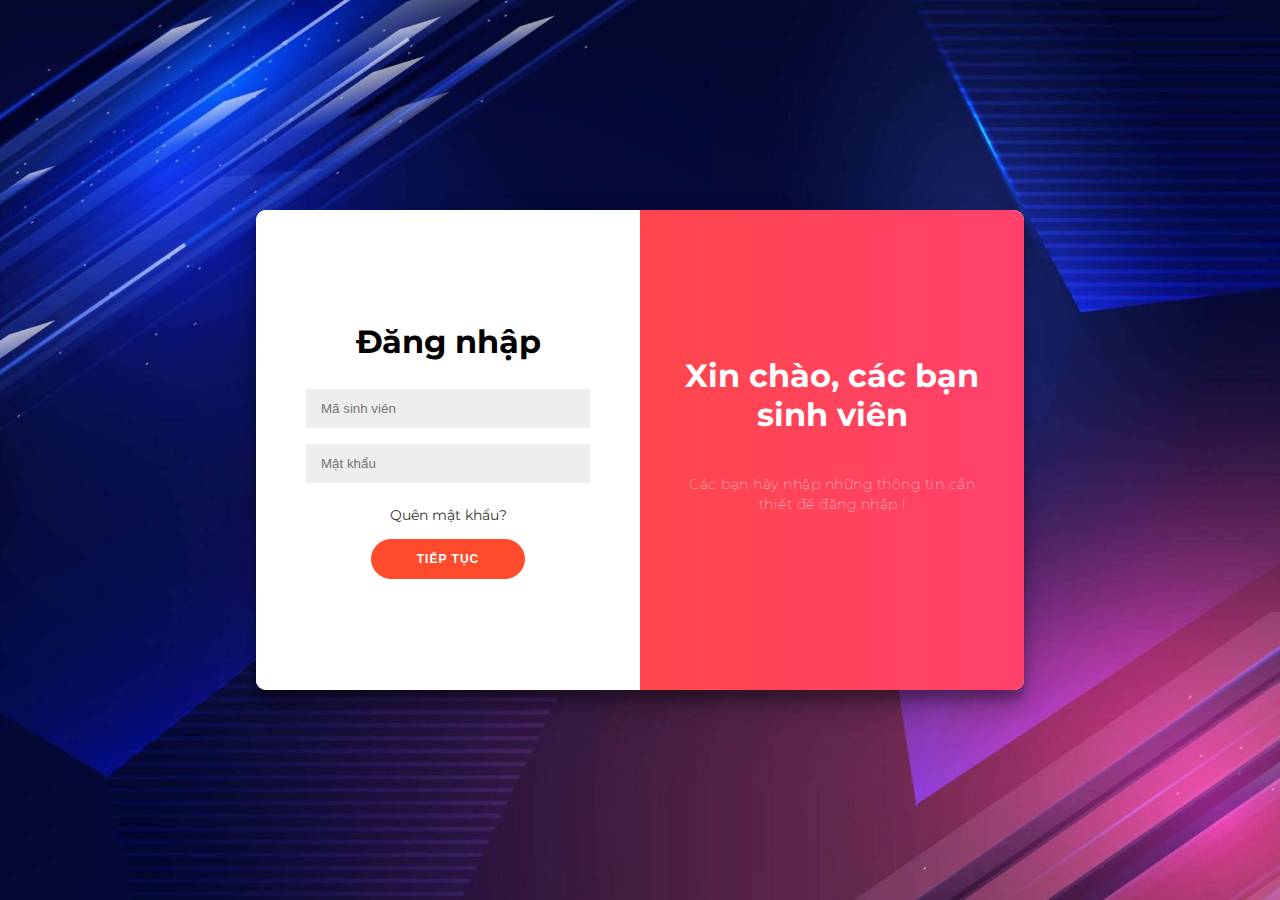
<file: index.html>
<!DOCTYPE html>
<html lang="en">
<head>
    <meta charset="UTF-8">
    <meta http-equiv="X-UA-Compatible" content="IE=edge">
    <meta name="viewport" content="width=device-width, initial-scale=1.0">
    <link rel="stylesheet" href="assets/css/style.css">
    <link href='https://unpkg.com/boxicons@2.0.9/css/boxicons.min.css' rel='stylesheet'>
    <link type=”image/x-icon” href='assets/icon/favicon.ico' rel=”shortcut icon” />
    <title>HSI - Hactech Student's Information</title>
</head>
<body>
    <div class="container" id="container">
        <!-- Form xác thực -->
        <div class="form-container log-on-container">
            <form action="#" id="log-on-form">
                <h1>Xác thực OTP</h1>
                <div class="input-group">
                    <input id="log-on-otp" type="text" name="log-on-otp" placeholder="Mã xác thực" pattern="[0-9]">
                    <span class="error-message"></span>
                </div>
                <button>Đăng nhập</button>
            </form>
        </div>
        <!-- Form đăng nhập -->
        <div class="form-container sign-in-container">
            <form action="#" id="sign-in-form">
                <h1>Đăng nhập</h1>
                <div class="input-group">
                    <input id="sign-in-code" name="sign-in-code" type="text" placeholder="Mã sinh viên">
                    <span class="error-message"></span>
                </div>
                <div class="input-group">
                    <input id="sign-in-password" name="sign-in-password" type="password" placeholder="Mật khẩu">
                    <span class="error-message"></span>
                </div>
                <span id="openModal" style="cursor: pointer; color: #333; font-size: 14px; margin-top: 15px;">Quên mật khẩu?</span>
                <button id="signIn">Tiếp tục</button>
            </form>
        </div>
        <!-- Overlay -->
        <div class="overlay-container">
            <div class="overlay">
                <!-- Overlay phải -->
                <div class="overlay-panel overlay-left">
                    <h1>Một bước nữa !</h1>
                    <p>Để truy cập, các bạn lấy mã xác thực trong mail mà các bạn đăng ký với nhà trường để tiếp tục !</p>
                </div>
                <!-- Overlay trái -->
                <div class="overlay-panel overlay-right">
                    <h1>Xin chào, các bạn sinh viên</h1>
                    <p>Các bạn hãy nhập những thông tin cần thiết để đăng nhập !</p>
                </div>
            </div>
        </div>
    </div>
    <!-- Modal Form -->
    <div class="modal" id="modal">
        <div class="modal__container" id="modal__container">
            <!-- Xác thực OTP -->
            <div class="modal__otp">
                <form action="#" id="otp-check-form">
                    <h1>Xác thực danh tính</h1>
                    <div id="modal__email-box">
                        <div class="input-group">
                            <input id="modal__email" name="modal__email" type="email" placeholder="Nhập email">
                            <span class="error-message"></span>
                        </div>
                        <button id="modal__send-email">Gửi</button>
                    </div>
                    <div class="input-group">
                        <input id="modal__otp" name="modal__otp" type="text" placeholder="Mã OTP" pattern="[0-9]">
                        <span class="error-message"></span>
                    </div>
                    
                    <button id="check-otp">Xác thực</button>
                </form>
            </div>

            <!-- Đổi mật khẩu -->
            <div class="modal__repass">
                <form action="#" id="change-pass-form">
                    <h1>Đổi mật khẩu</h1>
                    <div class="input-group">
                        <input id="password" name="password" type="password" placeholder="Nhập password mới">
                        <span class="error-message"></span>
                    </div>
                    <div class="input-group">
                        <input id="re-password" name="re-password" type="password" placeholder="Nhập lại password mới">
                        <span class="error-message"></span>
                    </div>                    
                    <button id="change-pass">Xác nhận</button>
                </form>
            </div>
        </div>
    </div>
    <script src="assets/js/loginpage.js"></script>
    <script src="assets/js/validator.js"></script>
    <script>
        Validator({
            form: '#otp-check-form',
            rules: [
                Validator.isRequired('#modal__otp'),
                Validator.isRequired('#modal__email'),
                Validator.isEmail('#modal__email'),

            ],

            // form: '#change-pass-form',
            // rules: [

            // ]

            // form: '#log-on-form',
            // rules: [
            // ],

            // form: '#sign-in-form',
            // rules: [

            // ],
        });
        
    </script>
</body>
</html>
</file>
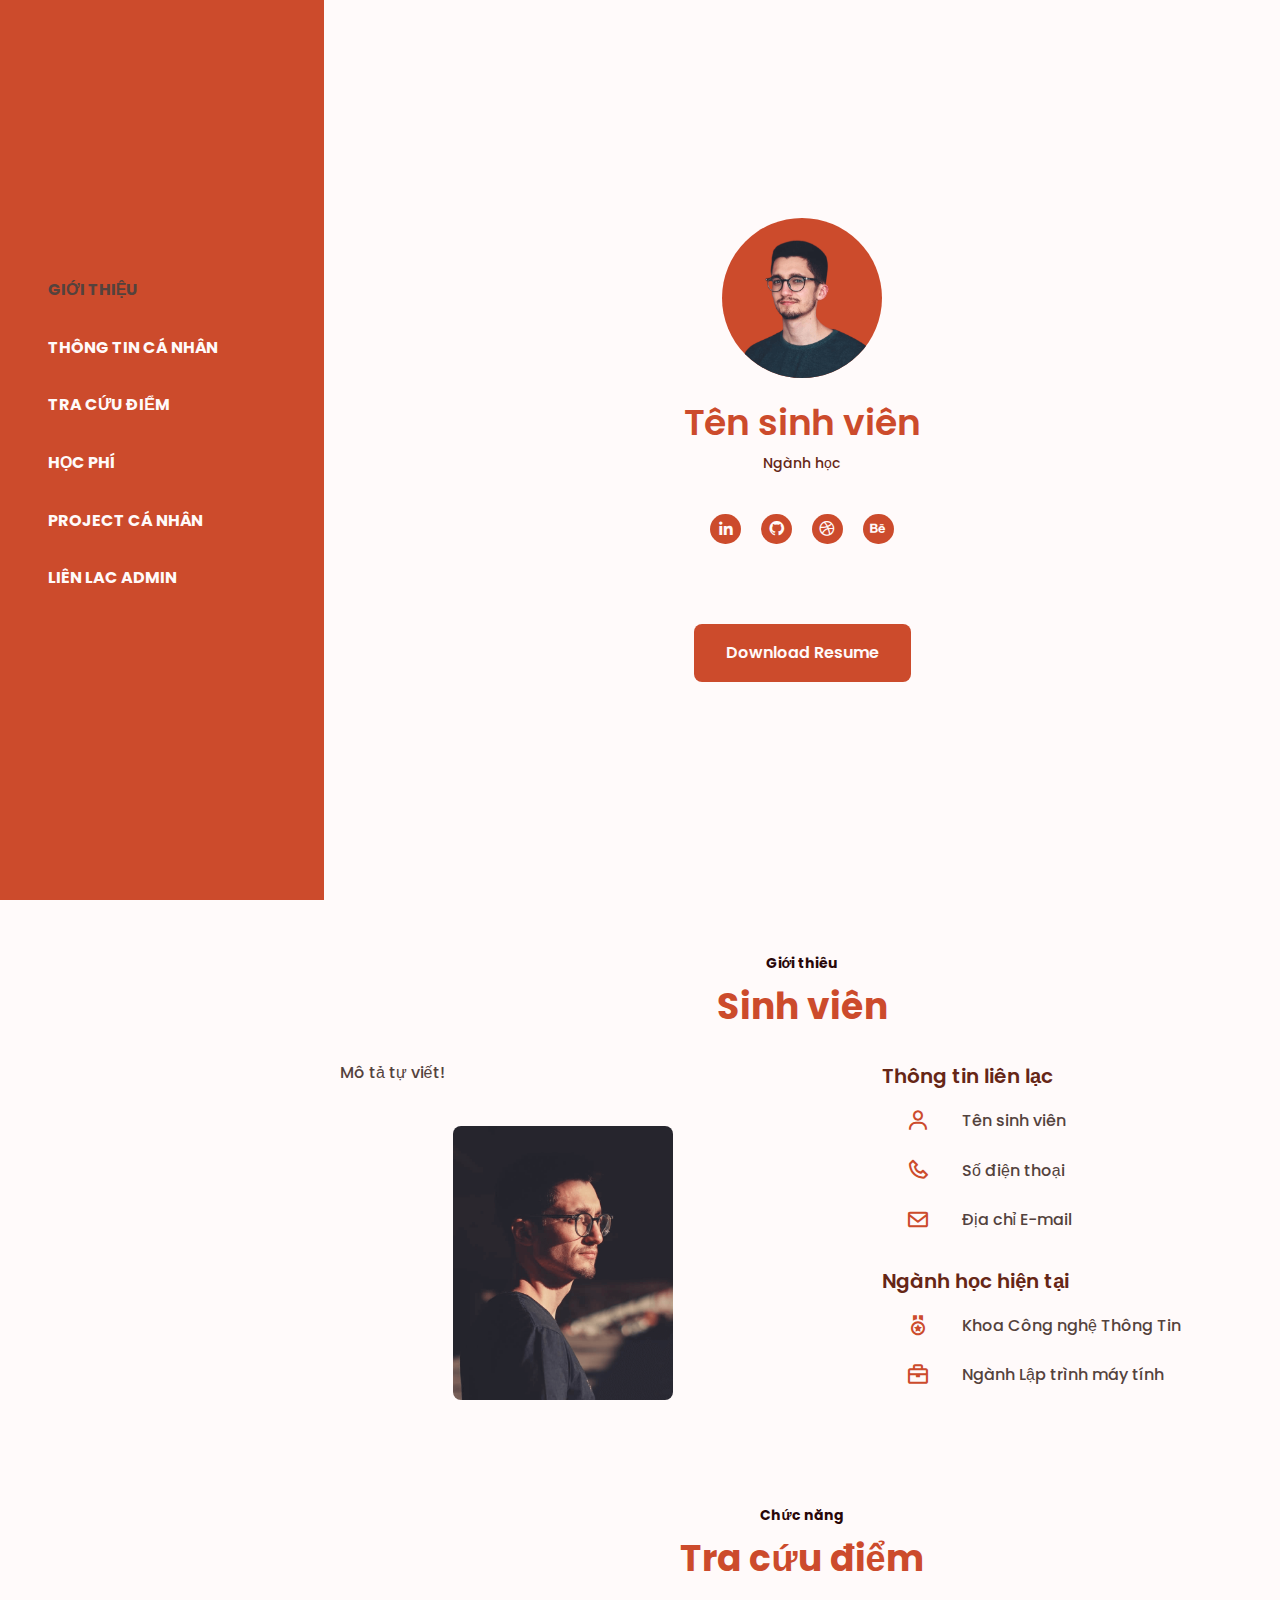
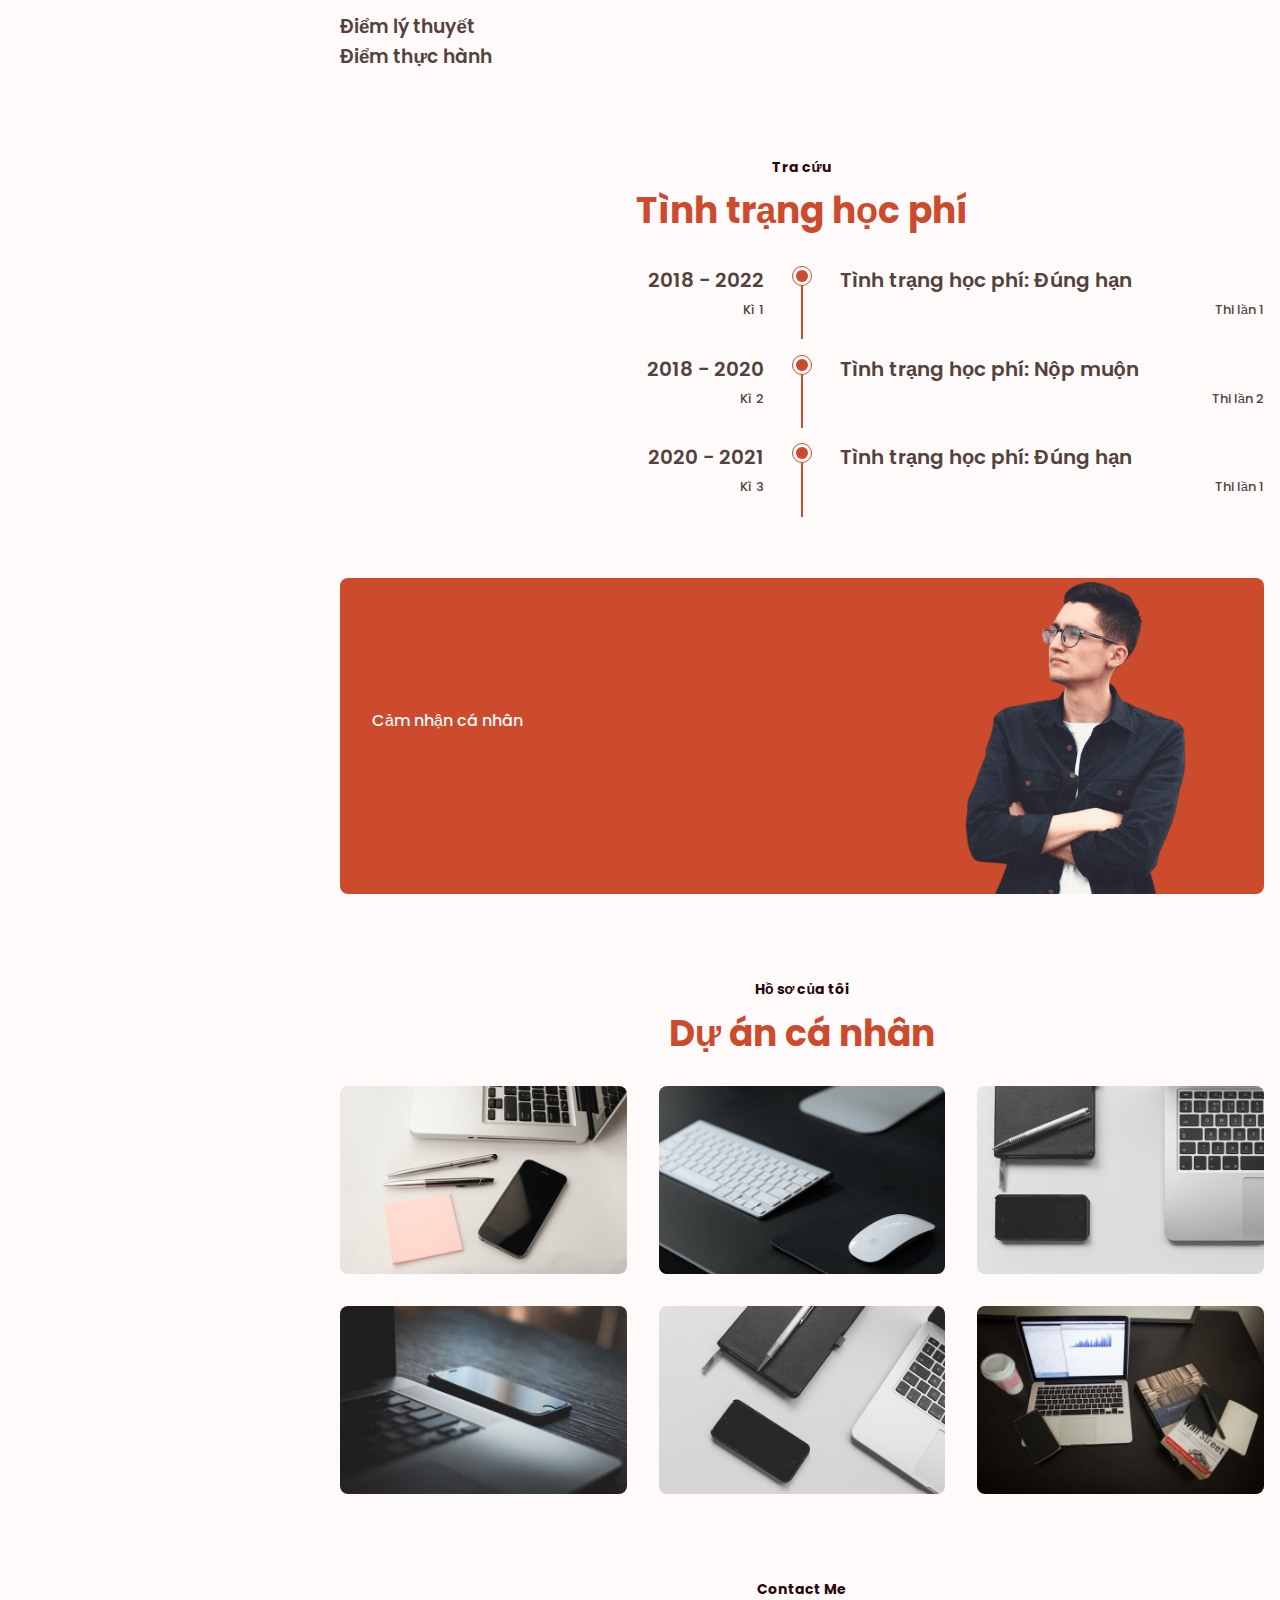
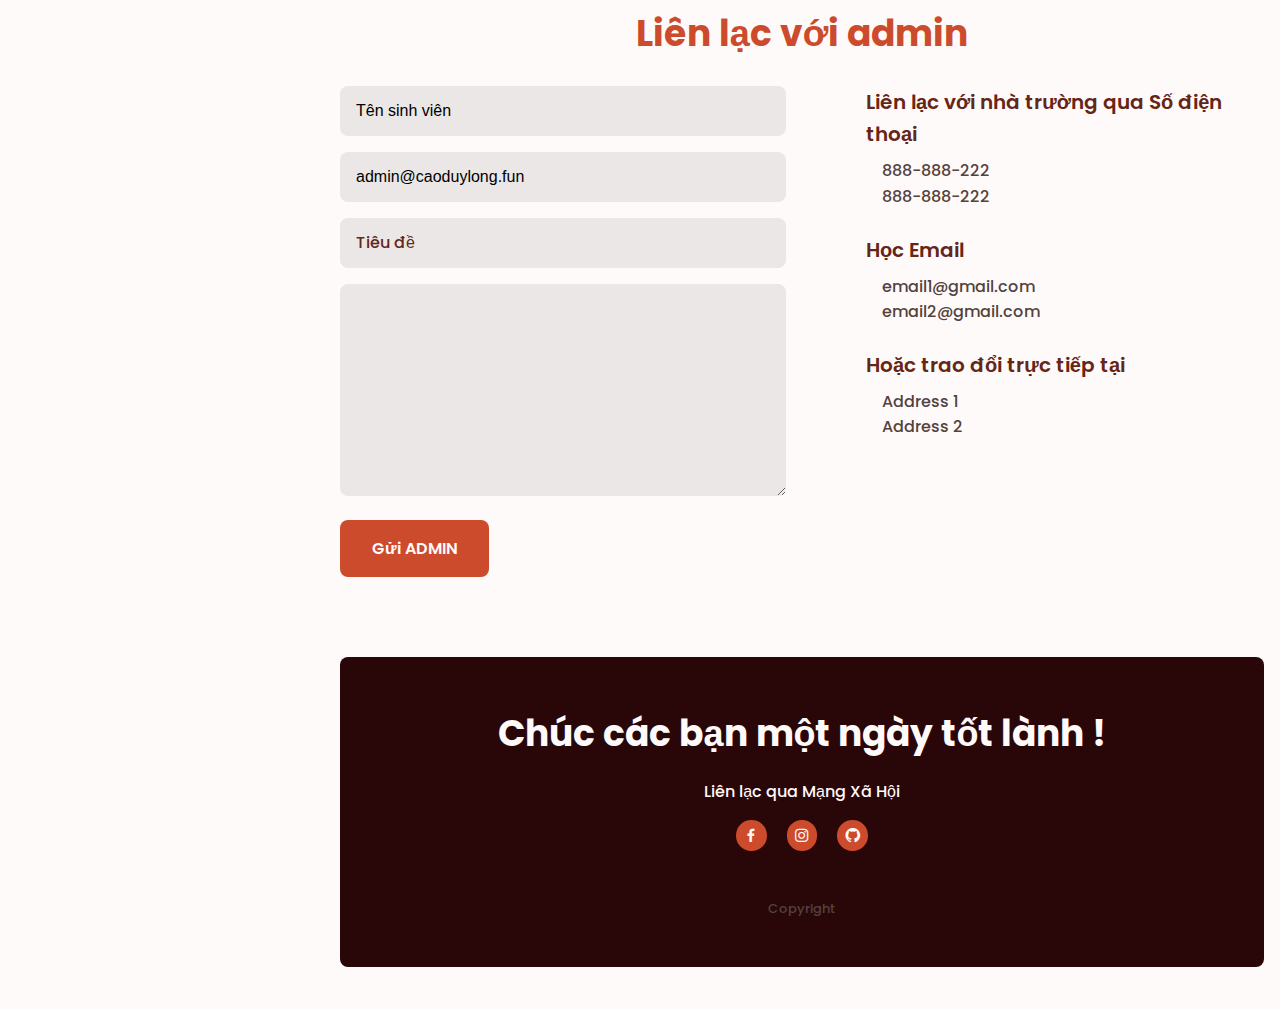
<file: user/index.html>
<!DOCTYPE html>
<html lang="en">

<head>
    <meta charset="UTF-8">
    <meta name="viewport" content="width=device-width, initial-scale=1.0">

    <!-- ===== CSS ===== -->
    <link rel="stylesheet" href="assets/css/styles.css">

    <!-- ===== BOX ICONS ===== -->
    <link href='https://unpkg.com/boxicons@2.0.9/css/boxicons.min.css' rel='stylesheet'>

    <title>Trang thông tin Sinh viên</title>
</head>

<body>
    <!--===== HEADER =====-->
    <header class="l-header">
        <nav class="nav bd-grid">
            <div class="nav__toggle" id="nav-toggle">
                <i class="bx bx-menu"></i>
            </div>

            <div>
                <a href="#" class="nav__logo">Thông tin Sinh viên</a>
            </div>

            <div class="nav__menu" id="nav-menu">
                <div class="nav__close" id="nav-close">
                    <i class="bx bx-x"></i>
                </div>

                <ul class="nav__list">
                    <li class="nav__item"><a href="#home" class="nav__link active">Giới thiệu</a></li>
                    <li class="nav__item"><a href="#about" class="nav__link">Thông tin cá nhân</a></li>
                    <li class="nav__item"><a href="#points" class="nav__link">Tra cứu điểm</a></li>
                    <li class="nav__item"><a href="#fees" class="nav__link">Học phí</a></li>
                    <li class="nav__item"><a href="#project" class="nav__link">Project cá nhân</a></li>
                    <li class="nav__item"><a href="#contacts" class="nav__link">Liên lac ADMIN</a></li>
                </ul>
            </div>
        </nav>
    </header>

    <main class="l-main">
        <!--===== HOME =====-->
        <section class="home" id="home">
            <div class="home__container bd-grid">
                <div class="home__data">
                    <div class="home__img">
                        <img src="assets/img/perfil.png" alt="Avatar sinh viên">
                    </div>

                    <h1 class="home__title">Tên sinh viên</h1>
                    <span class="home__profession">Ngành học</span>

                    <div class="home__social">
                        <a href="#" class="home__social-link"><i class='bx bxl-linkedin'></i></a>
                        <a href="#" class="home__social-link"><i class='bx bxl-github'></i></a>
                        <a href="#" class="home__social-link"><i class='bx bxl-dribbble'></i></a>
                        <a href="#" class="home__social-link"><i class='bx bxl-behance'></i></a>
                    </div>

                    <a download="" href="#" class="button home__button">Download Resume</a>
                </div>
            </div>
        </section>

        <!--===== ABOUT =====-->
        <section class="about section" id="about">
            <span class="section-subtitle">Giới thiêu</span>
            <h2 class="section-title">Sinh viên</h2>

            <div class="about__container bd-grid">
                <div class="about__data">
                    <p class="about__description">Mô tả tự viết!</p>
                    <img src="assets/img/about.png" alt="Ảnh tự chọn" class="about__img">
                </div>
                <div>
                    <div class="about__information">
                        <h3 class="about__information-title">Thông tin liên lạc</h3>
                    
                        <div class="about__information-data">
                            <i class='bx bx-user about__information-icon'></i>
                            <span>Tên sinh viên</span>
                        </div>
                    
                        <div class="about__information-data">
                            <i class='bx bx-phone about__information-icon'></i>
                            <span>Số điện thoại</span>
                        </div>
                    
                        <div class="about__information-data">
                            <i class='bx bx-envelope about__information-icon'></i>
                            <span>Địa chỉ E-mail</span>
                        </div>
                    </div>
                    <div class="about__information">
                        <h3 class="about__information-title">Ngành học hiện tại</h3>
                    
                        <div class="about__information-data">
                            <i class='bx bx-medal about__information-icon'></i>
                            <div>
                                <span class="about__infomation-subtitle">Khoa </span>
                                <span class="about__infomation-subtitle-small">Công nghệ Thông Tin</span>
                            </div>
                        </div>
                    
                        <div class="about__information-data">
                            <i class='bx bx-briefcase about__information-icon'></i>
                            <div>
                                <span class="about__infomation-subtitle">Ngành</span>
                                <span class="about__infomation-subtitle-small">Lập trình máy tính</span>
                            </div>
                        </div>
                    </div>
                </div>
            </div>
        </section>

        <!--===== POINTS =====-->
        <section class="points section" id="points">
            <span class="section-subtitle">Chức năng</span>
            <h2 class="section-title">Tra cứu điểm</h2>

            <div class="points__container bd-grid">
                <div class="points__content">
                    <h3 class="points__subtitle">Điểm lý thuyết</h3>

                </div>

                <div class="points__content">
                    <h3 class="points__subtitle">Điểm thực hành</h3>

                </div>
            </div>
        </section>

        <!--===== FEES =====-->
        <section class="fees section">
            <span class="section-subtitle">Tra cứu</span>
            <h2 class="section-title">Tình trạng học phí</h2>

            <div class="fees__container bd-grid">
                <div class="fees__content">
                    <div>
                        <h3 class="fees__year">2018 - 2022</h3>
                        <span class="fees__university">Kì 1</span>
                    </div>

                    <div class="fees__time">
                        <span class="fees__rounder"></span>
                        <span class="fees__line"></span>
                    </div>

                    <div>
                        <h3 class="fees__race">Tình trạng học phí: Đúng hạn</h3>
                        <span class="fees__university">Thi lần 1</span>
                    </div>
                </div>

                <div class="fees__content">
                    <div>
                        <h3 class="fees__year">2018 - 2020</h3>
                        <span class="fees__university">Kì 2</span>
                    </div>
                
                    <div class="fees__time">
                        <span class="fees__rounder"></span>
                        <span class="fees__line"></span>
                    </div>
                
                    <div>
                        <h3 class="fees__race">Tình trạng học phí: Nộp muộn</h3>
                        <span class="fees__university">Thi lần 2</span>
                    </div>
                </div>

                <div class="fees__content">
                    <div>
                        <h3 class="fees__year">2020 - 2021</h3>
                        <span class="fees__university">Kì 3</span>
                    </div>
                
                    <div class="fees__time">
                        <span class="fees__rounder"></span>
                        <span class="fees__line"></span>
                    </div>
                
                    <div>
                        <h3 class="fees__race">Tình trạng học phí: Đúng hạn</h3>
                        <span class="fees__university">Thi lần 1</span>
                    </div>
                </div>
            </div>
        </section>

        <!--===== PROJECT IN MIND =====-->
        <section class="mind section">
            <div class="mind__container bd-grid">
                <div class="mind__data">
                    <h2 class="section-title mind__title">Chia sẻ</h2>
                    <p class="mind__description">Cảm nhận cá nhân</p>

                    <!-- <a href="#contact" class="button button__light">Contact</a> -->
                </div>

                <img src="assets/img/projectmind.png" alt="Ảnh Tự chọn" class="mind__img">
            </div>
        </section>

        <!--===== projects =====-->
        <section class="projects section" id="projects">
            <span class="section-subtitle">Hồ sơ của tôi</span>
            <h2 class="section-title">Dự án cá nhân</h2>

            <div class="projects__container bd-grid">
                <div class="projects__img">
                    <img src="assets/img/work1.jpg" alt="">

                    <div class="projects__data">
                        <a href="#" class="projects__link"><i class='bx bx-link-alt'></i></a>
                        <span class="projects__title">Work 1</span>
                    </div>
                </div>

                <div class="projects__img">
                    <img src="assets/img/work2.jpg" alt="">
                
                    <div class="projects__data">
                        <a href="#" class="projects__link"><i class='bx bx-link-alt'></i></a>
                        <span class="projects__title">Work 2</span>
                    </div>
                </div>

                <div class="projects__img">
                    <img src="assets/img/work3.jpg" alt="">
                
                    <div class="projects__data">
                        <a href="#" class="projects__link"><i class='bx bx-link-alt'></i></a>
                        <span class="projects__title">Work 3</span>
                    </div>
                </div>

                <div class="projects__img">
                    <img src="assets/img/work4.jpg" alt="">
                
                    <div class="projects__data">
                        <a href="#" class="projects__link"><i class='bx bx-link-alt'></i></a>
                        <span class="projects__title">Work 4</span>
                    </div>
                </div>

                <div class="projects__img">
                    <img src="assets/img/work5.jpg" alt="">
                
                    <div class="projects__data">
                        <a href="#" class="projects__link"><i class='bx bx-link-alt'></i></a>
                        <span class="projects__title">Work 5</span>
                    </div>
                </div>

                <div class="projects__img">
                    <img src="assets/img/work6.jpg" alt="">
                
                    <div class="projects__data">
                        <a href="#" class="projects__link"><i class='bx bx-link-alt'></i></a>
                        <span class="projects__title">Work 6</span>
                    </div>
                </div>
            </div>   
        </section>

        <!--===== CONTACT =====-->
        <section class="contact section" id="contact">
            <span class="section-subtitle">Contact Me</span>
            <h2 class="section-title">Liên lạc với admin</h2>

            <div class="contact__container bd-grid">
                <form action="" class="contact__form">
                    <div class="contact__inputs">
                        <input type="text" class="contact__input" placeholder="Name" value="Tên sinh viên" readonly>
                        <input type="email" class="contact__input" placeholder="Email" value="admin@caoduylong.fun" readonly>
                    </div>

                    <input type="text" placeholder="Tiêu đề" class="contact__input">

                    <textarea name="" id="" cols="30" rows="10" class="contact__input"></textarea>

                    <input type="submit" class="button contact__button" value="Gửi ADMIN">
                </form>

                <div>
                    <div class="contact__info">
                        <h3 class="contact__subtitle">Liên lạc với nhà trường qua Số điện thoại</h3>
                        <span class="contact__text">888-888-222</span>
                        <span class="contact__text">888-888-222</span>
                    </div>
                    
                    <div class="contact__info">
                        <h3 class="contact__subtitle">Học Email</h3>
                        <span class="contact__text">email1@gmail.com</span>
                        <span class="contact__text">email2@gmail.com</span>
                    </div>
                    
                    <div class="contact__info">
                        <h3 class="contact__subtitle">Hoặc trao đổi trực tiếp tại</h3>
                        <span class="contact__text">Address 1</span>
                        <span class="contact__text">Address 2</span>
                    </div>
                </div>
            </div>
        </section>
    </main>

    <!--===== FOOTER =====-->
    <footer class="footer section">
        <div class="footer__container bd-grid">
            <h1 class="footer__title">Chúc các bạn một ngày tốt lành !</h1>
            <p class="footer__description">Liên lạc qua Mạng Xã Hội</p>

            <div class="footer__social">
                <a href="#" class="footer__link"><i class='bx bxl-facebook'></i></a>
                <a href="#" class="footer__link"><i class='bx bxl-instagram'></i></a>
                <a href="#" class="footer__link"><i class='bx bxl-github'></i></a>
            </div>

            <p class="footer__copy">Copyright</p>
        </div>
    </footer>
    <!--===== MAIN JS =====-->
    <script src="assets/js/main.js"></script>
</body>
</html>
</file>
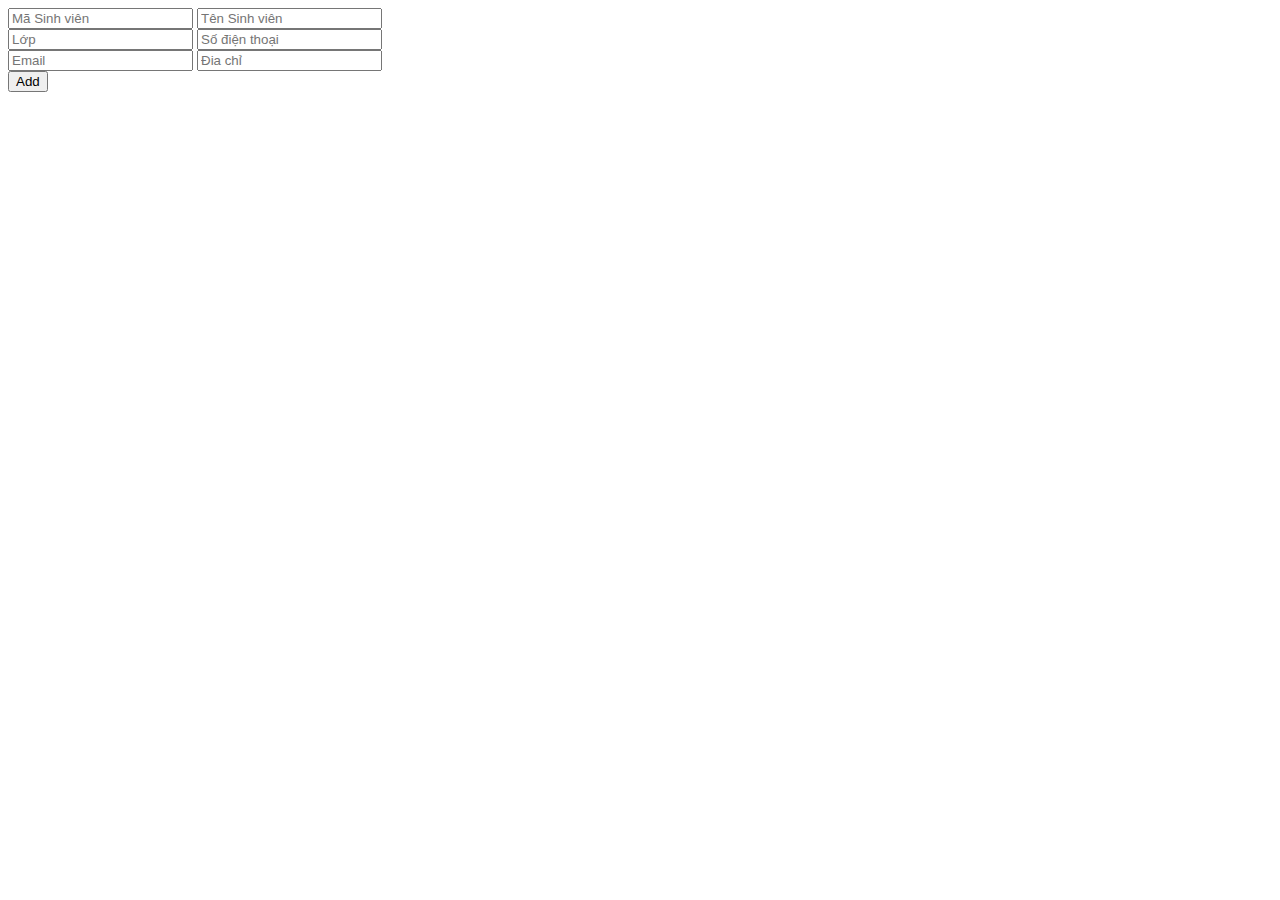
<file: import.html>
<!DOCTYPE html>
<html lang="en">
<head>
    <meta charset="UTF-8">
    <meta http-equiv="X-UA-Compatible" content="IE=edge">
    <meta name="viewport" content="width=device-width, initial-scale=1.0">
    <title>Document</title>
</head>
<body>
    <input type="text" name="student_id" placeholder="Mã Sinh viên">
    <input type="text" name="student_name" placeholder="Tên Sinh viên"><br>
    <input type="text" name="student_class" placeholder="Lớp">
    <input type="tel" name="student_phone" placeholder="Số điện thoại"><br>
    <input type="email" name="student_email" placeholder="Email">
    <input type="text" name="student_address" placeholder="Đia chỉ"><br>
    <input type="submit" value="Add">
</body>
</html>
</file>
<file: assets/css/style.css>
@import url('https://fonts.googleapis.com/css?family=Montserrat:400,800');
* {
    margin: 0;
    padding: 0;
	box-sizing: border-box;
}

body {
    position: relative;
    width: auto;
    height: 100vh;
	background: url(../img/bg2.jpg) no-repeat center;
    background-size: cover;
	display: flex;
	justify-content: center;
	align-items: center;
	flex-direction: column;
	font-family: 'Montserrat', sans-serif;
}

h1 {
	font-weight: bold;
	margin: 0 0 20px 0;
}

h2 {
	text-align: center;
}

p {
	font-size: 14px;
	font-weight: 100;
	line-height: 20px;
	letter-spacing: 0.5px;
	margin: 20px 0 30px;
}

span {
	font-size: 12px;
}

a {
	color: #333;
	font-size: 14px;
	text-decoration: none;
	margin: 15px 0;
}

button {
	border-radius: 20px;
	border: 1px solid #FF4B2B;
	background-color: #FF4B2B;
	color: #FFFFFF;
	font-size: 12px;
	font-weight: bold;
	padding: 12px 45px;
	letter-spacing: 1px;
	text-transform: uppercase;
	transition: transform 80ms ease-in;
	margin-top: 15px;
}

button:active {
	transform: scale(0.95);
}

button:focus {
	outline: none;
}

button.ghost {
	background-color: transparent;
	border-color: #FFFFFF;
}

button.disabled {
	background-color: #ffac9e;
	pointer-events: none;
	border: unset;
}

form {
	background-color: #FFFFFF;
	display: flex;
	align-items: center;
	justify-content: center;
	flex-direction: column;
	padding: 0 50px;
	height: 100%;
	text-align: center;
}

input {
	background-color: #eee;
	border: none;
	padding: 12px 15px;
	margin: 8px 0;
	width: 100%;
}

.container {
	background-color: #fff;
	border-radius: 10px;
  	box-shadow: 0 14px 28px rgba(0,0,0,0.25), 
				0 10px 10px rgba(0,0,0,0.22);
	position: relative;
	overflow: hidden;
	width: 768px;
	max-width: 100%;
	min-height: 480px;
}

.form-container {
	position: absolute;
	top: 0;
	height: 100%;
	transition: all 0.6s ease-in-out;
}
.form-container > input:focus
{
	outline: none;
}
.sign-in-container {
	left: 0;
	width: 50%;
	z-index: 2;
}

.container.right-panel-active .sign-in-container {
	transform: translateX(100%);
}

.log-on-container {
	left: 0;
	width: 50%;
	opacity: 0;
	z-index: 1;
}

.container.right-panel-active .log-on-container {
	transform: translateX(100%);
	opacity: 1;
	z-index: 5;
	animation: show 0.6s;
}

@keyframes show {
	0%, 49.99% {
		opacity: 0;
		z-index: 1;
	}
	
	50%, 100% {
		opacity: 1;
		z-index: 5;
	}
}

.overlay-container {
	position: absolute;
	top: 0;
	left: 50%;
	width: 50%;
	height: 100%;
	overflow: hidden;
	transition: transform 0.6s ease-in-out;
	z-index: 100;
}

.container.right-panel-active .overlay-container{
	transform: translateX(-100%);
}

.overlay {
	background: #FF416C;
	background: -webkit-linear-gradient(to right, #FF4B2B, #FF416C);
	background: linear-gradient(to right, #FF4B2B, #FF416C);
	background-repeat: no-repeat;
	background-size: cover;
	background-position: 0 0;
	color: #FFFFFF;
	position: relative;
	left: -100%;
	height: 100%;
	width: 200%;
  	transform: translateX(0);
	transition: transform 0.6s ease-in-out;
}

.container.right-panel-active .overlay {
  	transform: translateX(50%);
}

.overlay-panel {
	position: absolute;
	display: flex;
	align-items: center;
	justify-content: center;
	flex-direction: column;
	padding: 0 40px;
	text-align: center;
	top: 0;
	height: 100%;
	width: 50%;
	transform: translateX(0);
	transition: transform 0.6s ease-in-out;
}

.overlay-left {
	transform: translateX(-20%);
}

.container.right-panel-active .overlay-left {
	transform: translateX(0);
}

.overlay-right {
	right: 0;
	transform: translateX(0);
}

.container.right-panel-active .overlay-right {
	transform: translateX(20%);
}

.social-container {
	margin: 20px 0;
}

.social-container a {
	border: 1px solid #DDDDDD;
	border-radius: 50%;
	display: inline-flex;
	justify-content: center;
	align-items: center;
	margin: 0 5px;
	height: 40px;
	width: 40px;
}

.input-group {
	width: 100%;
}
.invalid {
	outline :rgb(255, 0, 0);
}
.error-message {
	color: rgb(255, 0, 0);
    font-size: 12px;
    font-style: italic;
}

footer {
    background-color: #222;
    color: #fff;
    font-size: 14px;
    bottom: 0;
    position: fixed;
    left: 0;
    right: 0;
    text-align: center;
    z-index: 999;
}

footer p {
    margin: 10px 0;
}

footer i {
    color: red;
}

footer a {
    color: #3c97bf;
    text-decoration: none;
}
@media screen and (max-width: 768px) {
    .container {
        width: 480px;
        min-height: 600px;
    }
    
    .form-container {
        position: absolute;
        top: 0;
        height: 100%;
        transition: all 0.6s ease-in-out;
    }

    .sign-in-container {
        /* display: none; */
        left: 0;
        width: 100%;
        z-index: 2;
    }

    .container.right-panel-active .sign-in-container {
        /* display: none; */
        transform: translateY(100%);
        
    }

    .log-on-container {
        /* display: none; */
        left: 0;
        width: 100%;
        opacity: 0;
        z-index: 1;
    }

    .container.right-panel-active .log-on-container {
        /* display: none; */
        transform: translateY(0%);
        opacity: 1;
        z-index: 5;
        animation: show 0.6s;
    }

    .overlay-container {
        display: none;
    }

    .container.right-panel-active .overlay-container{
        display: none;
    }

    .overlay {
        display: none;
    }

    .container.right-panel-active .overlay {
        display: none;
    }

    .overlay-panel {
        display: none;
    }

    .overlay-left {
        display: none;
    }

    .container.right-panel-active .overlay-left {
        display: none;
    }

    .overlay-right {
        display: none;
    }

    .container.right-panel-active .overlay-right {
        display: none;
    }
}

/* Modal */
.modal {
	position: fixed;
	left: 0;
	right: 0;
	top: 0;
	bottom: 0;
	background: rgba(0,0,0,0.5);
	display: none;
	align-items: center;
	justify-content: center;
	z-index: 200;
}

.modal__container {
	width: 500px;
	max-width: 100%;
	height: 480px;
	box-sizing: border-box;
}
.modal__container form{
	border-radius: 10px;
}

.modal__otp {
	left: 0;
	width: 100%;
	z-index: 2;
	height: 80%;
}
#modal__email-box {
	width: 100%;
	display: flex;
    align-items: center;
	box-sizing: border-box;
}

#modal__send-email {
	border-radius: 0px;
}

#modal__otp {
	display: none;
}

.modal__repass {
	left: 0;
	width: 100%;
	opacity: 0;
	z-index: 1;
	height: 80%;
}

.modal__container.panel-active .modal__otp {
	transform: translateY(0%);
	opacity: 0;
}

.modal__container.panel-active .modal__repass {
	transform: translateY(-100%);
	opacity: 1;
}
button#modal__send-email {
	margin-top: unset;
}
</file>
<file: user/assets/css/styles.css>
/*===== GOOGLE FONTS =====*/
@import url("https://fonts.googleapis.com/css2?family=Poppins:wght@400;500;600;700&display=swap");
/*===== VARIABLES CSS =====*/
:root {
  --header-height: 3rem;  
  --nav-width: 324px;

  /*===== Font weight =====*/
  --font-medium: 500;
  --font-semi-bold: 600;
  --font-bold: 700;

  /*===== Colors =====*/
  --first-color: #cc4b2c;
  --first-color-dark: #662616;
  --first-color-darken: #290709;
  --text-color: #54423D;
  --first-color-light: #eae7e6;
  --first-color-lighten: #fffafa;

  /*===== Font and typography =====*/
  --body-font: 'Poppins', sans-serif;
  --h1-font-size: 1.5rem;
  --h2-font-size: 1.25rem;
  --h3-font-size: 1rem;
  --normal-font-size: .938rem;
  --small-font-size: .813rem;
  --smaller-font-size: .75rem;
  /*===== Margenes =====*/
  --mb-1: .5rem;
  --mb-2: 1rem;
  --mb-3: 1.5rem;
  --mb-4: 2rem;
  --mb-5: 2.5rem;

  /*===== z index =====*/
  --z-fixed:100;
}
@media screen and (min-width: 768px) {
  :root {
    --h1-font-size: 2.25rem;
    --h2-font-size: 1.5rem;
    --h3-font-size: 1.25rem;
    --normal-font-size: 1rem;
    --small-font-size: .875rem;
    --smaller-font-size: .813rem;
    }
}

/*===== BASE =====*/
*,::before,::after {
  box-sizing: border-box;
}

html {
  scroll-behavior: smooth;
}

body {
  margin: var(--header-height) 0 0 0;
  font-family: var(--body-font);
  font-size: var(--normal-font-size);
  font-weight: var(--font-medium);
  background-color: var(--first-color-lighten);
  color: var(--text-color);
  line-height: 1.6;
}

h1,h2,h3,p {
  margin: 0;
}

h3 {
  font-weight: var(--font-semi-bold);
}

ul {
  margin: 0;
  padding: 0;
  list-style: none;
}

a {
  text-decoration: none;
  color: var(--text-color);
}

img {
  max-width: 100%;
  height: auto;
  display: block;
}

/*===== CLASS CSS ===== */
.section {
  padding: 4rem 0 2rem;
}

.section-title {
  font-size: var(--h1-font-size);
  color: var(--first-color);
  margin-bottom: var(--mb-3);
  text-align: center;
}

.section-subtitle {
  display: block;
  font-size: var(--small-font-size);
  color: var(--first-color-darken);
  text-align: center;
  font-weight: var(--font-bold);
  margin: .25rem;
}
/*===== LAYOUT =====*/
.bd-grid {
  max-width: 1024px;
  display: grid;
  grid-template-columns: 100%;
  column-gap: 2rem;
  width: calc(100% - 2rem);
  margin-left: var(--mb-2);
  margin-right: var(--mb-2);
}

.l-header {
  width: 100%;
  position: fixed;
  top: 0;
  left: 0;
  z-index: var(--z-fixed);
  background-color: var(--first-color-lighten);
  box-shadow: 0 2px 4px rgba(0, 0 , 0, .1);
}

/*===== NAV =====*/
.nav {
  height: var(--header-height);
  display: flex;
  justify-content: space-between;
  align-items: center;
}

.nav__menu {
  position: fixed;
  top: 0;
  left: -100%;
  width: 90%;
  height: 100vh;
  padding: 3rem;
  display: flex;
  align-items: center;
  background-color: var(--first-color);
  transition: .5s;
}

.nav__close {
  position: absolute;
  top: 1rem;
  right: 1rem;
  font-size: 2rem;
  color: var(--first-color-dark);
  cursor: pointer;
}

.nav__item {
  margin-bottom: var(--mb-4);
}

.nav__link {
  font-size: 1rem;
  text-transform: uppercase;
  color: var(--first-color-lighten);
  font-weight: var(--font-bold);
  transition: .3s;
}

.nav__link:hover {
  color: var(--text-color);
}

.nav__toggle {
  color: var(--first-color-dark);
  font-size: 1.3rem;
  cursor: pointer;
}

/*=== Show menu ===*/
.show {
  left: 0;
}

/*Active menu*/
.active {
  color: var(--text-color);
}

/*===== HOME =====*/
.home__container {
  height: calc(100vh - var(--header-height));
  align-items: center;
}

.home__data {
  display: flex;
  flex-direction: column;
  align-items: center;
  height: max-content;
  text-align: center;
}

.home__img {
  padding-top: 1.3rem;
  padding-left: .8rem;
  width: 160px;
  height: 160px;
  background-color: var(--first-color);
  border-radius: 50%;
  overflow: hidden;
  margin-bottom: var(--mb-2);
}

.home__img img {
  width: 155px;
}

.home__title {
  font-size: var(--h1-font-size);
  color: var(--first-color);
  font-weight: var(--font-semi-bold);
}

.home__profession {
  font-size: var(--small-font-size);
  color: var(--first-color-dark);
  margin-bottom: var(--mb-5);
}

.home__social {
  margin-bottom: 5rem;
}

.home__social-link {
  display: inline-flex;
  background-color: var(--first-color);
  color: var(--first-color-lighten);
  font-size: 1.1rem;
  border-radius: 50%;
  padding: .4rem;
  margin: 0 var(--mb-1);
  transition: .3s;
}

.home__button {
  width: 100%;
}

/*BUTTONS*/
.button {
  display: inline-block;
  background-color: var(--first-color);
  color: var(--first-color-lighten);
  padding: 1rem 2rem;
  font-weight: var(--font-semi-bold);
  border-radius: .5rem;
  transition: .3s;
}

.button:hover {
  background-color: var(--first-color-dark);
}

.button__light {
  background-color: var(--first-color-lighten);
  color: var(--first-color);
}

.button__light:hover {
  color: var(--first-color-lighten);
}

/* ===== ABOUT =====*/
.about__container {
  row-gap: 2rem;
}

.about__data {
  text-align: center;
}

.about__description {
  margin-bottom: var(--mb-4);
}

.about__img {
  width: 150px;
  border-radius: .5rem; 
  margin: 0 auto;
}

.about__information {
  margin-bottom: var(--mb-4);
}

.about__information-title {
  font-size: var(--h3-font-size);
  color: var(--first-color-dark);
  margin-bottom: var(--mb-2);
}

.about__information-data {
  display: flex;
  align-items: center;
  padding-left: 1.5rem;
  margin-bottom: var(--mb-3);
}

.about__information-icon {
  font-size: 1.5rem;
  color: var(--first-color);
  margin-right: var(--mb-4);
}

.about__information-subtitle {
  display: block;
  font-weight: var(--font-semi-bold);
}

.about__information-subtitle-small {
  font-size: var(--small-font-size);
}

/* ===== SKILLS =====*/
.skills__container {
  row-gap: 2rem;
}

.skills__subtitle {
  font-size: var(--h3-font-size);
  color: var(--first-color-dark);
  margin-bottom: var(--mb-2);
}

/* ===== FEES =====*/
.fees__container {
  row-gap: 2rem;
}

.fees__content {
  display: grid;
  grid-template-columns: 1fr max-content 1fr;
}

.fees__year, .fees__race {
  font-size: var(--h3-font-size);
  margin-bottom: .25rem;
}

.fees__university, .fees__specialty {
  display: block;
  font-size: var(--smaller-font-size);
}

.fees__year, .fees__university {
  text-align: right;
}

.fees__time {
  padding: 0 1rem;
  justify-content: center;
}

.fees__rounder {
  position: relative;
  display: inline-block;
  width: 12px;
  height: 12px;
  background-color: var(--first-color);
  border-radius: 50%;
}

.fees__rounder::before {
  content: '';
  position: absolute;
  transform: translate(-4px, -4px);
  width: 20px;
  height: 20px;
  border: 1px solid var(--first-color);
  border-radius: 50%;
}

.fees__line {
  display: block;
  height: 95%;
  width: 2px;
  background-color: var(--first-color);
  transform: translate(5px, -4px);
}

/* =====PROJECTS IN MIND  =====*/
.mind {
  background-color: var(--first-color);
  padding-bottom: 0;
}

.mind__container {
  row-gap: 2rem;
}

.mind__data {
  text-align: center;
}

.mind-title, .mind__description {
  color: var(--first-color-lighten);
}

.mind__description {
  margin-bottom: var(--mb-4);
}

.mind__img {
  width: 220px;
  justify-self: center;
}

/* =====PROJECTS =====*/
.projects__container {
  justify-items: center;
  row-gap: 2rem;
}

.projects__img {
  position: relative;
  overflow: hidden;
  border-radius: .5rem;
}

.projects__data {
  position: absolute;
  bottom: -100%;
  width: 100%;
  height: 100%;
  display: flex;
  flex-direction: column;
  justify-content: center;
  align-items: center;
  background: rgba(204, 75 , 44, .7);
  border-radius: .5rem;
  transition: .3s;
}

.projects__link {
  display: inline-flex;
  font-size: 1.5rem;
  background-color: var(--first-color-lighten);
  color: var(--first-color);
  padding: .25rem;
  border-radius: .25rem;
  margin-bottom: var(--mb-2);
}

.projects__title {
  font-size: var(--h2-font-size);
  color: var(--first-color-lighten);
}

.projects__img:hover .projects__data{
  bottom: 0;
}

/* ===== CONTACT =====*/
.contact__container {
  row-gap: 3rem;
}

.contact__input {
    width: 100%;
    padding: 1rem;
    outline: none;
    border: none;
    background-color: var(--first-color-light);
    font-size: var(--normal-font-size);
    margin-bottom: var(--mb-2);
    border-radius: .5rem;
}

.contact ::placeholder {
  color: var(--first-color-dark);
  font-family: var(--body-font);
  font-weight:var(--font-medium);
}

.contact__button {
  outline: none;
  border: none;
  font-family: var(--body-font);
  font-size: var(--normal-font-size);
  cursor: pointer;
}

.contact__info {
  margin-bottom: var(--mb-3);
}

.contact__subtitle{
  font-size: var(--h3-font-size);
  color: var(--first-color-dark);
  margin-bottom: var(--mb-1);
}

.contact__text {
  display: block;
  padding-left: 1rem;
}

/* ===== FOOTER =====*/
.footer {
  background-color: var(--first-color-darken);
  color: var(--first-color-lighten);
  text-align: center;
}

.footer__title {
  font-size: var(--h1-font-size);
  margin-bottom: var(--mb-2);
}

.footer__description {
  margin-bottom: var(--mb-2);
}

.footer__social {
  margin-bottom: 3rem;
}

.footer__link {
  display: inline-flex;
  background-color: var(--first-color);
  color: var(--first-color-lighten);
  font-size: 1.1rem;
  border-radius: 50%;
  padding: .4rem;
  margin: 0 var(--mb-1);
  transition: .3s;
}

.footer__link:hover {
  background-color: var(--first-color-lighten);
  color: var(--first-color);
}

.footer__copy {
  font-size: var(--smaller-font-size);
  color: var(--text-color);
}

/* ===== MEDIA QUERIES=====*/
@media screen and (min-width: 768px){
  .home__button {
    width: initial;
  }
  
  .nav__menu {
    width: var(--nav-width);
  }

  .about__container,
  .skills__container,
  .projects__container, 
  .contact__container,
  .contact__input {
    grid-template-columns: repeat(2,1fr);
  }

  .about__data {
    text-align: initial;
  }

  .about__description {
    margin-bottom: var(--mb-5);
  }

  .about__img {
    width: 220px;
  }

  .about__information {
    padding-left: 4rem;
  }

  .fees__time {
    padding: 0 2rem;
  }

  .mind {
    background: none;
  }

  .mind__container {
    background-color: var(--first-color);
    grid-template-columns: 2fr 1.2fr;
    padding: 0 2rem;
    border-radius: .5rem;
  }

  .mind__data {
    padding: 3rem 0 ;
  }

  .mind__title, .mind__data {
    text-align: initial;
  }

  .mind__img {
    width: 230px;
    align-self: flex-end;
  }

  .contact__inputs {
    display: grid;
    column-gap: 1.5rem;
  }

  .contact__info {
    padding-left: 3rem;
  }

  .footer {
    background: none;
  }

  .footer__container {
    background-color: var(--first-color-darken);
    padding: 3rem 0;
    border-radius: .5rem;
  }
}

@media screen and (min-width: 1024px) {
  body {
    margin: 0;
    padding-left: var(--nav-width);
  }

  .l-header {
    width: 0;
  }

  .nav__toggle, .nav__logo, .nav__close {
    display: none;
  }

  .nav__menu {
    left: 0;
  }

  .home__container {
    height: 100vh;
  }

  .section{
    padding: 3rem 0 2rem;
  }

  .bd-grid {
    margin-left: auto;
    margin-right: auto;
  }

  .projects__container {
    grid-template-columns: repeat(3,1fr);
  }
}
</file>
